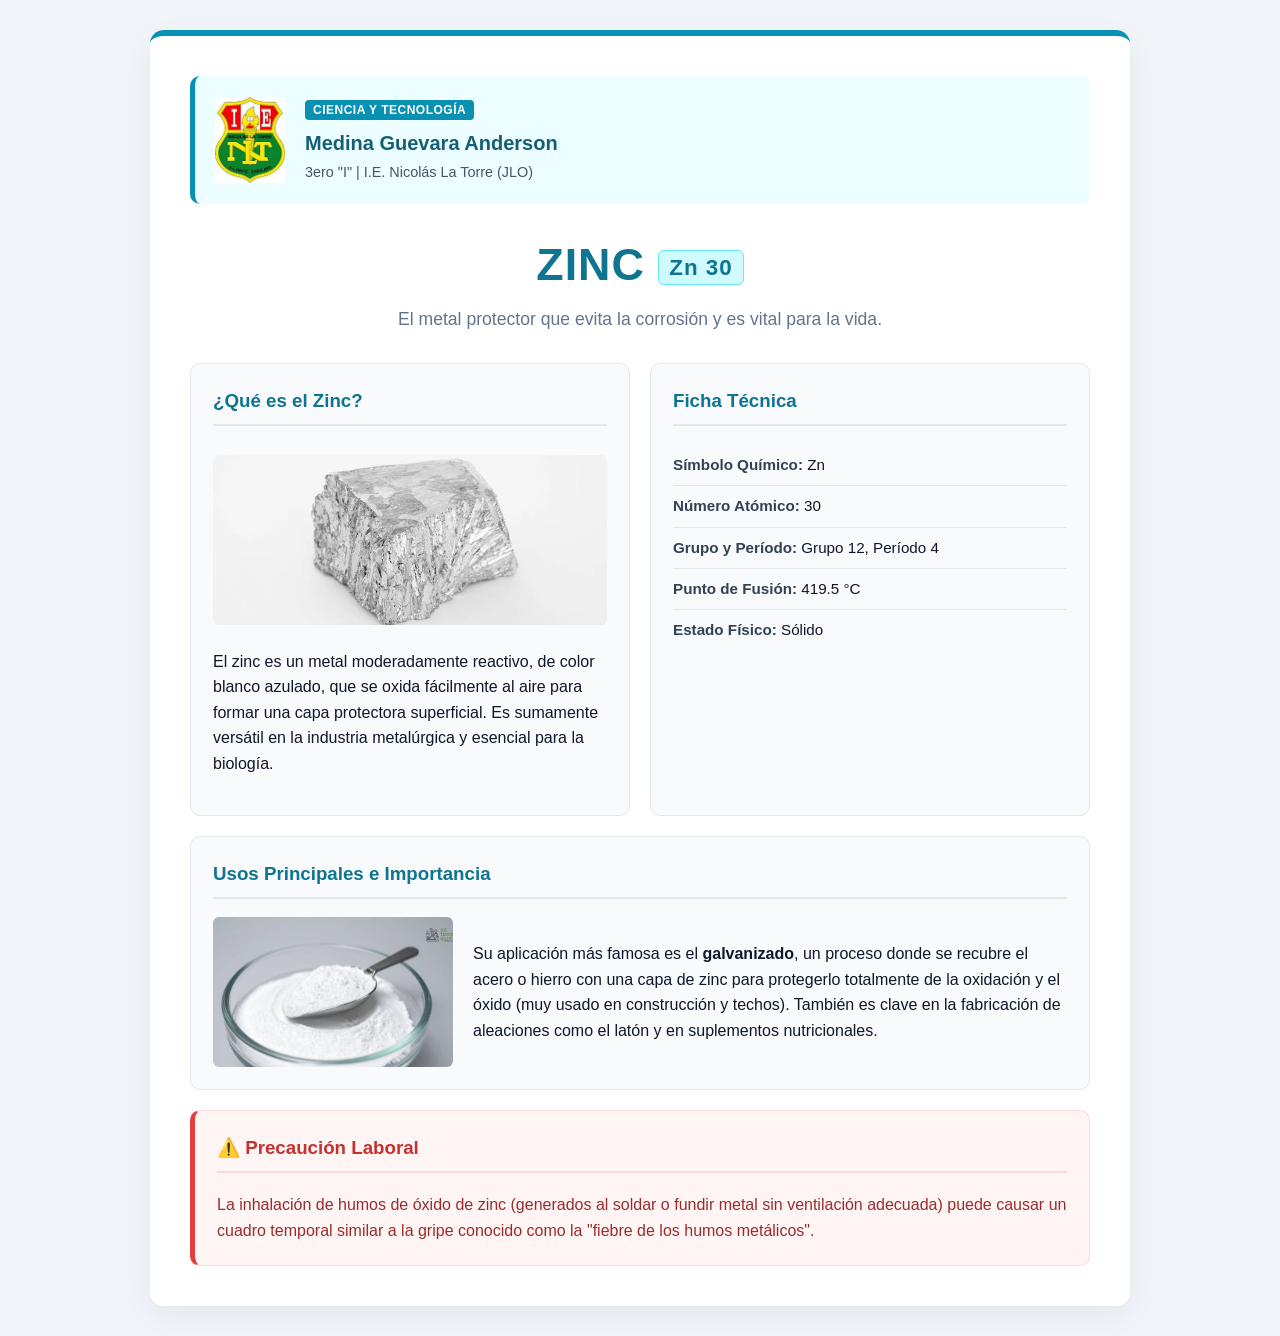
<file: index.html>
<!DOCTYPE html>
<html lang="es">
<head>
    <meta charset="UTF-8">
    <meta name="viewport" content="width=device-width, initial-scale=1.0">
    <title>Proyecto Zinc | Ciencias</title>
    <link rel="stylesheet" href="zinc.css">
</head>
<body>

<div class="wrapper-zinc">

    <!-- CABECERA DE AUTORÍA -->
    <header class="header-zinc">
        <img src="nicolas la torre.jpg" alt="Logo Colegio" class="logo-zinc">
        <div class="datos-autor">
            <span class="tag-proyecto">CIENCIA Y TECNOLOGÍA</span>
            <h2>Medina Guevara Anderson</h2>
            <p>3ero "I" | I.E. Nicolás La Torre (JLO)</p>
        </div>
    </header>

    <section class="hero-zinc">
        <h1>ZINC <span class="badge-zn">Zn 30</span></h1>
        <p class="intro-text">El metal protector que evita la corrosión y es vital para la vida.</p>
    </section>

    <main class="content-grid-zinc">
        
        <!-- BLOQUE 1: QUÉ ES -->
        <article class="card-zinc">
            <h3>¿Qué es el Zinc?</h3>
            <img src="zinc.jpg" alt="Zinc" class="img-zinc">
            <p>El zinc es un metal moderadamente reactivo, de color blanco azulado, que se oxida fácilmente al aire para formar una capa protectora superficial. Es sumamente versátil en la industria metalúrgica y esencial para la biología.</p>
        </article>

        <!-- BLOQUE 2: FICHA TÉCNICA -->
        <article class="card-zinc">
            <h3>Ficha Técnica</h3>
            <ul class="list-zinc">
                <li><strong>Símbolo Químico:</strong> Zn</li>
                <li><strong>Número Atómico:</strong> 30</li>
                <li><strong>Grupo y Período:</strong> Grupo 12, Período 4</li>
                <li><strong>Punto de Fusión:</strong> 419.5 °C</li>
                <li><strong>Estado Físico:</strong> Sólido</li>
            </ul>
        </article>

        <!-- BLOQUE 3: USOS (OCUPA TODA LA FILA) -->
        <article class="card-zinc span-full">
            <h3>Usos Principales e Importancia</h3>
            <div class="flex-uso">
                <img src="holazinc.jpg" alt="Galvanizado" class="img-uso">
                <div>
                    <p>Su aplicación más famosa es el <strong>galvanizado</strong>, un proceso donde se recubre el acero o hierro con una capa de zinc para protegerlo totalmente de la oxidación y el óxido (muy usado en construcción y techos). También es clave en la fabricación de aleaciones como el latón y en suplementos nutricionales.</p>
                </div>
            </div>
        </article>

        <!-- BLOQUE 4: ALERTA -->
        <footer class="card-zinc alert-zinc span-full">
            <h3>⚠️ Precaución Laboral</h3>
            <p>La inhalación de humos de óxido de zinc (generados al soldar o fundir metal sin ventilación adecuada) puede causar un cuadro temporal similar a la gripe conocido como la "fiebre de los humos metálicos".</p>
        </footer>

    </main>
</div>

</body>
</html>
</file>
<file: zinc.css>
/* ESTILO CORPORATIVO MINIMALISTA (CIAN / PLATA) */
body {
    font-family: 'Segoe UI', Tahoma, Geneva, Verdana, sans-serif;
    background-color: #f1f5f9;
    color: #0f172a;
    margin: 0;
    padding: 30px 15px;
    line-height: 1.6;
}

.wrapper-zinc {
    max-width: 900px;
    margin: 0 auto;
    background: #ffffff;
    padding: 40px;
    border-radius: 14px;
    box-shadow: 0 10px 30px rgba(0,0,0,0.06);
    border-top: 6px solid #0891b2;
}

/* CABECERA */
.header-zinc {
    display: flex;
    align-items: center;
    gap: 20px;
    background: #ecfeff;
    padding: 20px;
    border-radius: 10px;
    border-left: 5px solid #0891b2;
    margin-bottom: 25px;
}

.logo-zinc {
    width: 70px;
    height: auto;
    object-fit: contain;
}

.tag-proyecto {
    background: #0891b2;
    color: white;
    font-size: 0.75em;
    font-weight: 700;
    padding: 3px 8px;
    border-radius: 4px;
    letter-spacing: 0.5px;
}

.datos-autor h2 {
    margin: 5px 0 2px 0;
    font-size: 1.25em;
    color: #155e75;
}

.datos-autor p {
    margin: 0;
    font-size: 0.9em;
    color: #475569;
}

/* HERO SECTION */
.hero-zinc {
    text-align: center;
    margin-bottom: 30px;
}

.hero-zinc h1 {
    font-size: 2.8em;
    margin: 0 0 5px 0;
    color: #0e7490;
    letter-spacing: 1px;
}

.badge-zn {
    font-size: 0.5em;
    background: #cffafe;
    color: #0e7490;
    padding: 4px 10px;
    border-radius: 6px;
    border: 1px solid #67e8f9;
    vertical-align: middle;
}

.intro-text {
    margin: 0;
    color: #64748b;
    font-size: 1.1em;
}

/* GRID DE CONTENIDO */
.content-grid-zinc {
    display: grid;
    grid-template-columns: repeat(2, 1fr);
    gap: 20px;
}

.card-zinc {
    background: #f8fafc;
    border: 1px solid #e2e8f0;
    padding: 22px;
    border-radius: 10px;
}

.span-full {
    grid-column: span 2;
}

.card-zinc h3 {
    color: #0e7490;
    margin-top: 0;
    border-bottom: 2px solid #e2e8f0;
    padding-bottom: 8px;
}

.img-zinc {
    width: 100%;
    height: 170px;
    object-fit: cover;
    border-radius: 6px;
    margin-top: 10px;
}

/* LISTA */
.list-zinc {
    list-style: none;
    padding: 0;
    margin: 0;
}

.list-zinc li {
    padding: 8px 0;
    border-bottom: 1px solid #e2e8f0;
    font-size: 0.95em;
}

.list-zinc li:last-child {
    border-bottom: none;
}

.list-zinc strong {
    color: #334155;
}

/* FLEXBOX DE USO */
.flex-uso {
    display: flex;
    gap: 20px;
    align-items: center;
    margin-top: 10px;
}

.img-uso {
    width: 240px;
    height: 150px;
    object-fit: cover;
    border-radius: 6px;
    flex-shrink: 0;
}

/* ALERTA */
.alert-zinc {
    background: #fff5f5;
    border: 1px solid #fed7d7;
    border-left: 5px solid #e53e3e;
}

.alert-zinc h3 {
    color: #c53030;
    border-bottom-color: #fed7d7;
}

.alert-zinc p {
    color: #9b2c2c;
    margin: 0;
}

/* RESPONSIVE PARA MÓVILES */
@media (max-width: 768px) {
    .content-grid-zinc {
        grid-template-columns: 1fr;
    }
    .span-full {
        grid-column: span 1;
    }
    .flex-uso {
        flex-direction: column;
    }
    .img-uso {
        width: 100%;
    }
    .header-zinc {
        flex-direction: column;
        text-align: center;
    }
}
</file>
